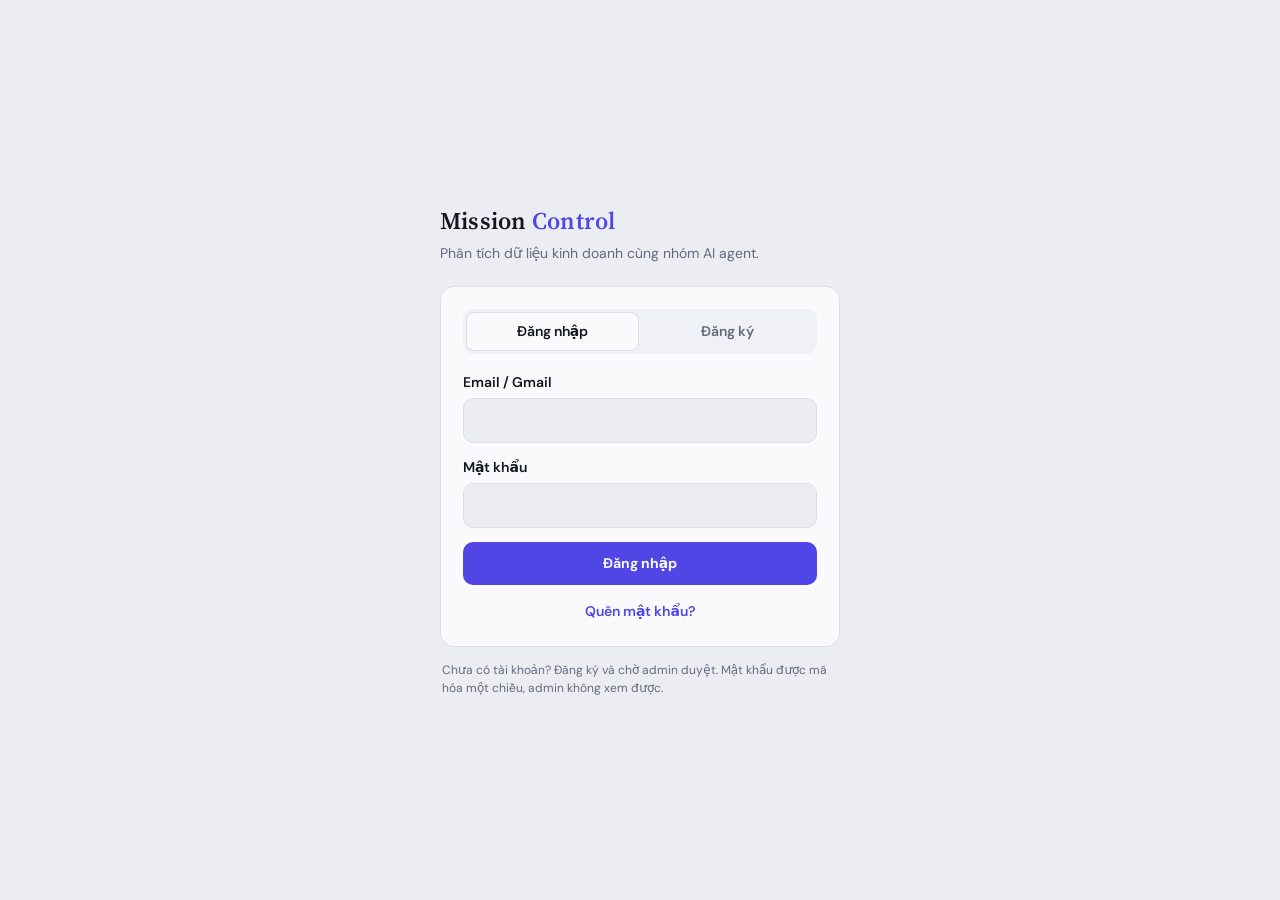
<file: templates/login.html>
<!DOCTYPE html>
<html lang="vi"><head><meta charset="UTF-8">
<meta name="viewport" content="width=device-width, initial-scale=1">
<link rel="preconnect" href="https://fonts.googleapis.com"><link rel="preconnect" href="https://fonts.gstatic.com" crossorigin>
<link href="https://fonts.googleapis.com/css2?family=DM+Sans:wght@400;500;600;700&family=Source+Serif+4:wght@500;600&display=swap" rel="stylesheet">
<link rel="icon" type="image/svg+xml" href="/static/favicon.svg">
<title>Đăng nhập · Mission Control</title>
<link rel="stylesheet" href="/static/css/auth.css">
</head><body>
<div class="au-wrap"><div class="au-box">
  <h1 class="au-logo">Mission <i>Control</i></h1>
  <p class="au-sub">Phân tích dữ liệu kinh doanh cùng nhóm AI agent.</p>
  <div class="au-card">
    <div class="au-tabs" role="tablist">
      <button role="tab" id="tLogin" aria-selected="true">Đăng nhập</button>
      <button role="tab" id="tReg" aria-selected="false">Đăng ký</button>
    </div>
    <div id="msg" class="au-msg" hidden role="alert"></div>

    <form id="fLogin" class="au-f" novalidate>
      <div><label for="lEmail">Email / Gmail</label><input id="lEmail" type="email" autocomplete="username" required></div>
      <div><label for="lPw">Mật khẩu</label><input id="lPw" type="password" autocomplete="current-password" required></div>
      <button class="au-go" type="submit">Đăng nhập</button>
      <button class="au-link" id="toReset" type="button">Quên mật khẩu?</button>
    </form>

    <form id="fReset" class="au-f" novalidate hidden>
      <p class="au-sub" style="margin:0">Nhập email của bạn và mật khẩu <b>mới</b>. Yêu cầu sẽ được gửi tới admin để duyệt; trong lúc chờ, mật khẩu cũ vẫn dùng được.</p>
      <div><label for="qEmail">Email / Gmail</label><input id="qEmail" type="email" autocomplete="username" required></div>
      <div><label for="qPw">Mật khẩu mới</label><input id="qPw" type="password" autocomplete="new-password" minlength="8" required><small>Ít nhất 8 ký tự.</small></div>
      <div><label for="qPw2">Nhập lại mật khẩu mới</label><input id="qPw2" type="password" autocomplete="new-password" required></div>
      <button class="au-go" type="submit">Gửi yêu cầu đặt lại</button>
      <button class="au-link" id="fromReset" type="button">← Về đăng nhập</button>
    </form>

    <form id="fReg" class="au-f" novalidate hidden>
      <div><label for="rName">Tên hiển thị</label><input id="rName" autocomplete="name" maxlength="80" required></div>
      <div><label for="rEmail">Email / Gmail</label><input id="rEmail" type="email" autocomplete="email" required>
        <small>Admin sẽ dựa vào email này để nhận ra bạn và duyệt tài khoản.</small></div>
      <div><label for="rPw">Mật khẩu</label><input id="rPw" type="password" autocomplete="new-password" minlength="8" required><small>Ít nhất 8 ký tự.</small></div>
      <div><label for="rPw2">Nhập lại mật khẩu</label><input id="rPw2" type="password" autocomplete="new-password" required></div>
      <button class="au-go" type="submit">Gửi yêu cầu đăng ký</button>
    </form>

    <div id="done" class="au-done" hidden>
      <h2>Đã gửi yêu cầu</h2>
      <p id="doneTxt"></p>
      <button class="au-go" id="back" type="button">Về trang đăng nhập</button>
    </div>
  </div>
  <p class="au-note">Chưa có tài khoản? Đăng ký và chờ admin duyệt. Mật khẩu được mã hóa một chiều, admin không xem được.</p>
</div></div>
<script src="/static/js/loading.js"></script>
<script>
const $ = id => document.getElementById(id);
const msg = (t, k = 'bad') => { const m = $('msg'); if (!t) { m.hidden = true; return } m.className = 'au-msg ' + k; m.textContent = t; m.hidden = false };
function mode(m) {            // m: false/'login' | true/'reg' | 'reset'
  const reg = m === true || m === 'reg', rst = m === 'reset';
  $('tLogin').setAttribute('aria-selected', !reg); $('tReg').setAttribute('aria-selected', reg);
  $('fLogin').hidden = reg || rst; $('fReg').hidden = !reg; $('fReset').hidden = !rst; $('done').hidden = true; $('msg').hidden = true;
  document.title = (reg ? 'Đăng ký' : rst ? 'Đặt lại mật khẩu' : 'Đăng nhập') + ' · Mission Control';
}
$('tLogin').onclick = () => mode(false); $('tReg').onclick = () => mode(true); $('back').onclick = () => { mode(false); $('lEmail').focus() };
$('toReset').onclick = () => { $('qEmail').value = $('lEmail').value; mode('reset'); $('qEmail').focus() }; $('fromReset').onclick = () => mode(false);
const DONE_REG = 'Admin sẽ xem và duyệt tài khoản của bạn. Sau khi được chấp nhận, hãy quay lại đây để đăng nhập bằng mật khẩu bạn vừa đặt.';
async function call(url, body, btn) {
  btn.disabled = true;
  try {
    const r = await fetch(url, { method: 'POST', headers: { 'Content-Type': 'application/json' }, body: JSON.stringify(body) });
    const j = await r.json().catch(() => ({}));
    return { ok: r.ok, status: r.status, j };
  } catch (e) { return { ok: false, j: { error: 'Không kết nối được máy chủ.' } } }
  finally { btn.disabled = false }
}
$('fLogin').onsubmit = async e => {
  e.preventDefault(); msg('');
  const r = await call('/api/auth/login', { email: $('lEmail').value, password: $('lPw').value }, e.submitter);
  if (r.ok) { location.href = '/'; return }
  msg(r.j.error || 'Không đăng nhập được.', r.status === 403 ? 'warn' : 'bad');
};
$('fReg').onsubmit = async e => {
  e.preventDefault(); msg('');
  const pw = $('rPw').value, pw2 = $('rPw2').value;
  $('rPw2').setAttribute('aria-invalid', pw !== pw2);
  if (pw !== pw2) { msg('Mật khẩu xác nhận không khớp.'); $('rPw2').focus(); return }
  const r = await call('/api/auth/register', { name: $('rName').value, email: $('rEmail').value, password: pw, confirm: pw2 }, e.submitter);
  if (!r.ok) { msg(r.j.error || 'Không gửi được yêu cầu.'); return }
  $('fReg').reset(); $('fReg').hidden = true; $('done').hidden = false; $('msg').hidden = true; $('doneTxt').textContent = DONE_REG;
};
$('fReset').onsubmit = async e => {
  e.preventDefault(); msg('');
  const pw = $('qPw').value, pw2 = $('qPw2').value;
  $('qPw2').setAttribute('aria-invalid', pw !== pw2);
  if (pw !== pw2) { msg('Mật khẩu xác nhận không khớp.'); $('qPw2').focus(); return }
  const r = await call('/api/auth/reset-request', { email: $('qEmail').value, password: pw, confirm: pw2 }, e.submitter);
  if (!r.ok) { msg(r.j.error || 'Không gửi được yêu cầu.'); return }
  $('fReset').reset(); $('fReset').hidden = true; $('done').hidden = false; $('msg').hidden = true; $('doneTxt').textContent = r.j.message;
};
</script>
</body></html>
</file>
<file: static/css/auth.css>
/* Trang đăng nhập / đăng ký / quản trị: cùng bộ màu và font với app chính (các lớp đều có tiền tố au-) */
:root{--bg:#EBEDF2;--panel:#FAFAFC;--p2:#F0F1F6;--ink:#14161F;--sub:#646A7E;--line:#DCDFE8;--pri:#4F46E5;--soft:#ECEBFD;--ok:#0F8F6A;--okb:#DFF5EC;--warn:#B76A00;--warnb:#FCF0D9;--bad:#E0364F;--badb:#FDE7EA;
--f:'DM Sans',ui-sans-serif,system-ui,-apple-system,'Segoe UI',sans-serif;--fh:'Source Serif 4',Georgia,'Times New Roman',serif}
@media(prefers-color-scheme:dark){:root{--bg:#1B1D2A;--panel:#252838;--p2:#2E3245;--ink:#F3F5FB;--sub:#A7ADC4;--line:#3E4359;--pri:#A3A1FF;--soft:#37386A;--ok:#4BE0AE;--okb:#1D3F34;--warn:#F7BE5C;--warnb:#3D3219;--bad:#FF8A9A;--badb:#43212A}}
*{box-sizing:border-box}[hidden]{display:none!important}html,body{height:100%}
body{margin:0;background:var(--bg);color:var(--ink);font:14px/1.5 var(--f)}
button,input{font:inherit;color:inherit}
.au-logo{font-family:var(--fh);font-weight:600;font-size:24px;letter-spacing:.01em;margin:0}.au-logo i{font-style:normal;color:var(--pri)}
.au-sub{color:var(--sub);margin:4px 0 0}
a{color:var(--pri)}
:focus-visible{outline:2px solid var(--pri);outline-offset:2px}

/* khung đăng nhập */
.au-wrap{min-height:100%;display:grid;place-items:center;padding:24px}
.au-box{width:100%;max-width:400px}
.au-card{margin-top:22px;background:var(--panel);border:1px solid var(--line);border-radius:14px;padding:22px}
.au-tabs{display:grid;grid-template-columns:1fr 1fr;gap:4px;background:var(--p2);border-radius:10px;padding:4px;margin-bottom:18px}
.au-tabs button{border:0;background:none;padding:8px;border-radius:7px;font-weight:600;color:var(--sub);cursor:pointer}
.au-tabs button[aria-selected=true]{background:var(--panel);color:var(--ink);box-shadow:0 0 0 1px var(--line)}
.au-f{display:flex;flex-direction:column;gap:14px}
.au-f label{display:block;font-weight:600;margin-bottom:5px}
.au-f input{width:100%;padding:11px 14px;border:1.5px solid var(--line);border-radius:10px;background:var(--bg);outline:none}
.au-f input:focus{border-color:var(--pri)}
.au-f small{display:block;color:var(--sub);margin-top:4px}
.au-f input[aria-invalid=true]{border-color:var(--bad)}
.au-go{border:0;border-radius:10px;padding:11px 18px;font-weight:700;cursor:pointer;background:var(--pri);color:var(--panel);width:100%}
.au-go:disabled{opacity:.5;cursor:wait}
.au-link{border:0;background:none;color:var(--pri);font-weight:600;cursor:pointer;padding:2px;text-align:center}.au-link:hover{text-decoration:underline}
.au-hint{background:var(--warnb);color:var(--warn);border-radius:10px;padding:10px 12px;font-size:12.5px;margin-bottom:12px}
.au-msg{border-radius:10px;padding:10px 12px;margin-bottom:14px;font-size:13px}
.au-msg.bad{background:var(--badb);color:var(--bad)}.au-msg.ok{background:var(--okb);color:var(--ok)}.au-msg.warn{background:var(--warnb);color:var(--warn)}
.au-done{text-align:center;padding:8px 4px}.au-done h2{font-family:var(--fh);font-size:19px;margin:0 0 8px}.au-done p{color:var(--sub);margin:0 0 16px}
.au-note{color:var(--sub);font-size:12px;margin:14px 2px 0}

/* trang quản trị */
.au-page{max-width:940px;margin:0 auto;padding:28px 22px 60px}
.au-top{display:flex;justify-content:space-between;align-items:flex-end;gap:12px;flex-wrap:wrap;margin-bottom:18px}
.au-top a.back{color:var(--sub);text-decoration:none;font-weight:600}.au-top a.back:hover{color:var(--pri)}
.au-seg{display:flex;gap:6px;flex-wrap:wrap;margin-bottom:14px}
.au-seg button{border:1px solid var(--line);background:var(--panel);border-radius:999px;padding:6px 14px;font-weight:600;color:var(--sub);cursor:pointer}
.au-seg button[aria-selected=true]{background:var(--soft);border-color:var(--pri);color:var(--pri)}
.au-seg b{margin-left:6px}
.au-tbl{background:var(--panel);border:1px solid var(--line);border-radius:12px;overflow:hidden}
.au-row{display:grid;grid-template-columns:minmax(0,1.1fr) minmax(0,1.4fr) 120px auto;gap:14px;align-items:center;padding:12px 16px;border-top:1px solid var(--line)}
.au-row:first-child{border-top:0}
.au-row .nm{font-weight:600;overflow:hidden;text-overflow:ellipsis;white-space:nowrap}
.au-row .em{color:var(--sub);overflow:hidden;text-overflow:ellipsis;white-space:nowrap}
.au-row .dt{color:var(--sub);font-size:12px}
.au-act{display:flex;gap:6px;justify-content:flex-end;flex-wrap:wrap}
.au-b{border:1px solid var(--line);background:var(--p2);border-radius:8px;padding:6px 12px;font-weight:600;cursor:pointer}
.au-b:hover{border-color:var(--pri);color:var(--pri)}
.au-b.pri{background:var(--pri);border-color:var(--pri);color:var(--panel)}.au-b.pri:hover{color:var(--panel);opacity:.9}
.au-b.dng:hover{border-color:var(--bad);color:var(--bad);background:var(--badb)}
.au-b:disabled{opacity:.5;cursor:wait}
.au-empty{padding:30px 16px;text-align:center;color:var(--sub)}
@media(max-width:640px){.au-row{grid-template-columns:1fr;gap:4px}.au-act{justify-content:flex-start;margin-top:6px}}
</file>
